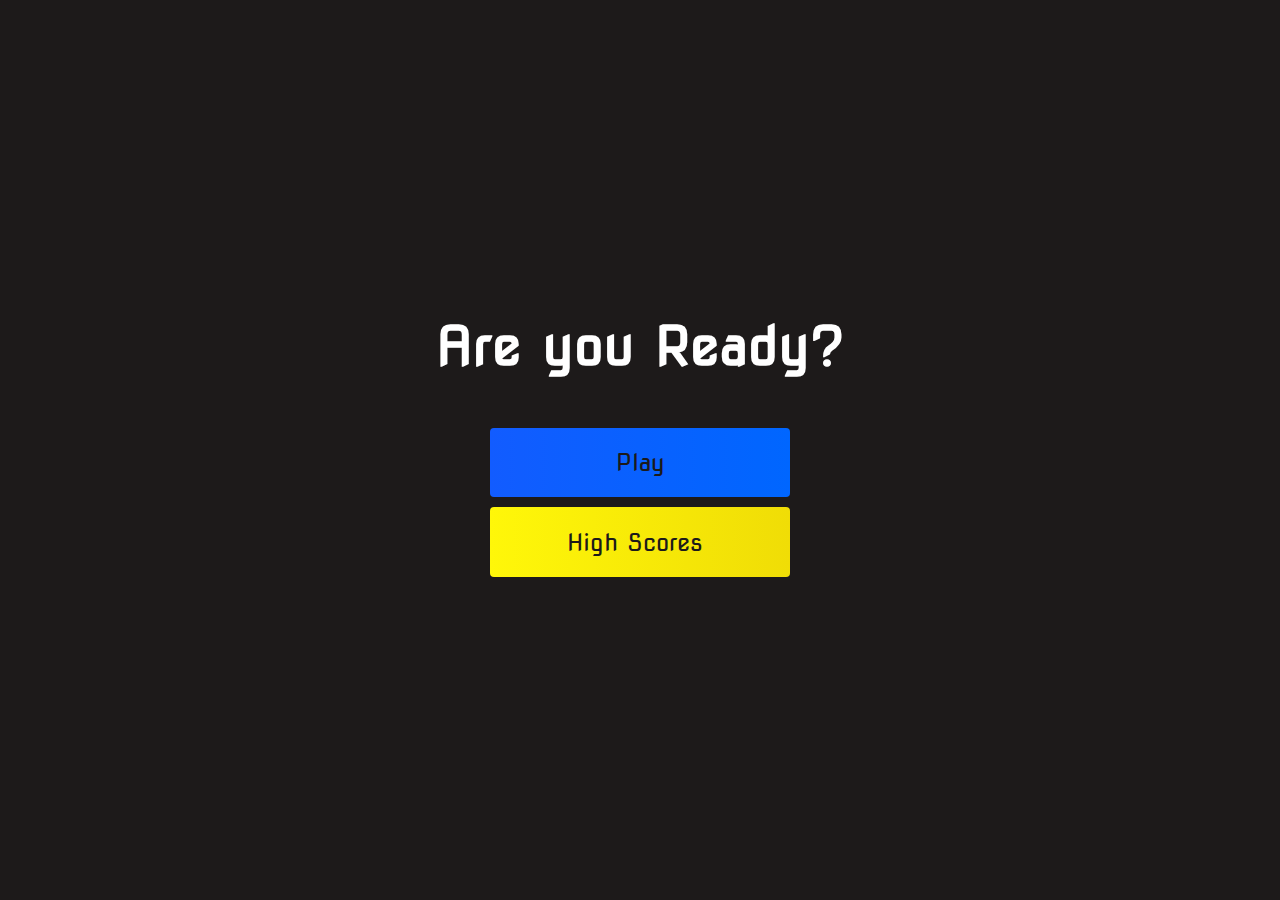
<file: index.html>
<!DOCTYPE html>
<html lang="en">
<head>
  <meta charset="UTF-8">
  <meta name="viewport" content="width=device-width, initial-scale=1.0">
  <title>Home page</title>
  <link rel="stylesheet" href="style.css">
  <link rel="stylesheet" href="https://cdnjs.cloudflare.com/ajax/libs/font-awesome/5.13.1/css/all.min.css" integrity="sha512-xA6Hp6oezhjd6LiLZynuukm80f8BoZ3OpcEYaqKoCV3HKQDrYjDE1Gu8ocxgxoXmwmSzM4iqPvCsOkQNiu41GA==" crossorigin="anonymous">
</head>
<body>
  <div class="container">
    <div id="home" class="flex-column flex-center">
      <h1>Are you Ready?</h1>
      <a href="game.html" class="btn">Play</a>
      <a href="highscores.html" id="highscore-btn" 
      class="btn">High Scores<i class="fas fa-crown"></i></a>
    </div>
  </div>
</body>
</html>
</file>
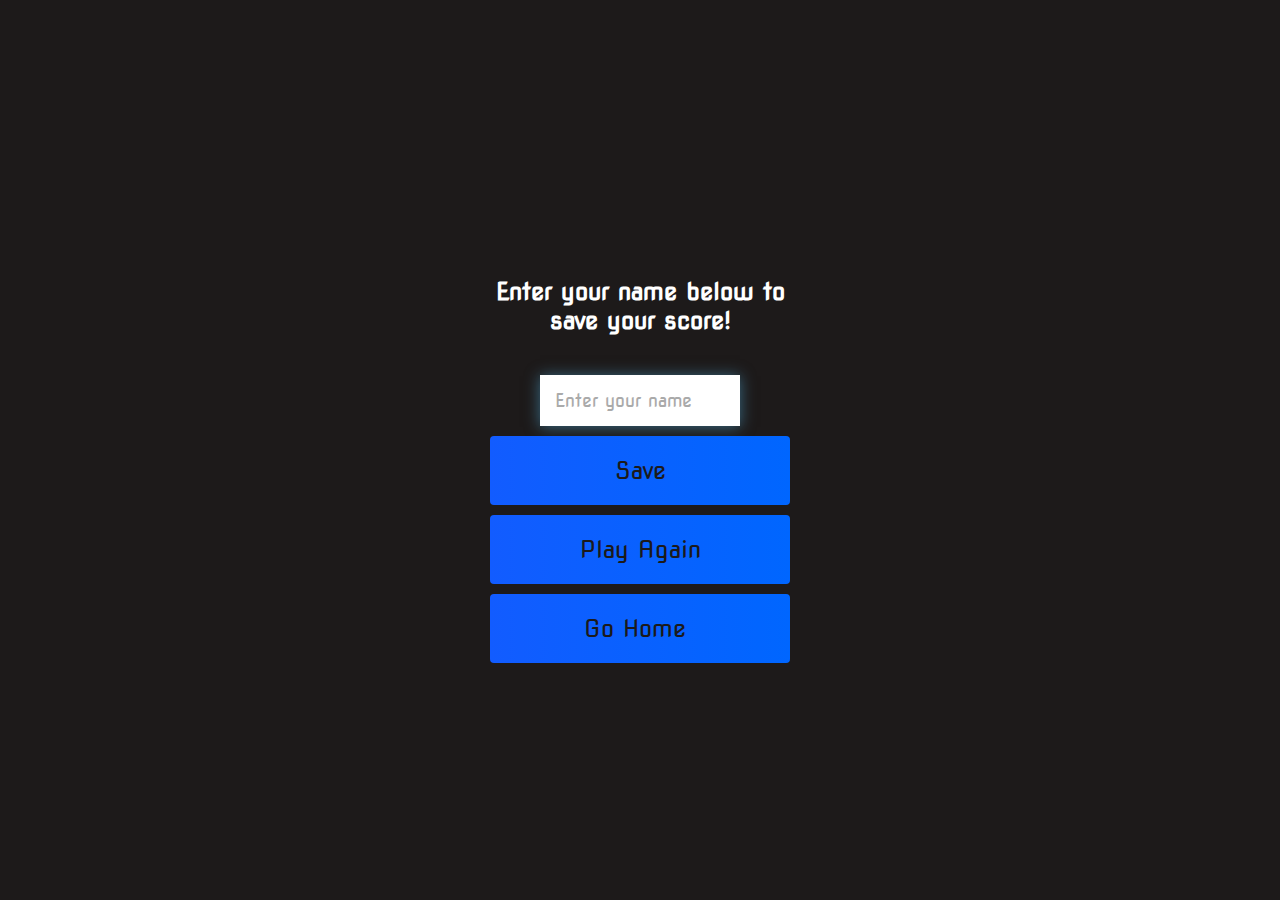
<file: end.html>
<!DOCTYPE html>
<html lang="en">
<head>
    <meta charset="UTF-8">
    <meta name="viewport" content="width=device-width, initial-scale=1.0">
    <title>Document</title>
    <link rel="stylesheet" href="style.css">
    <link rel="stylesheet" href="https://cdnjs.cloudflare.com/ajax/libs/font-awesome/5.13.1/css/all.min.css" integrity="sha512-xA6Hp6oezhjd6LiLZynuukm80f8BoZ3OpcEYaqKoCV3HKQDrYjDE1Gu8ocxgxoXmwmSzM4iqPvCsOkQNiu41GA==" crossorigin="anonymous">
</head>
<body>
    <div class="container">
        <div id="end" class="flex center flex-column">
            <h1 id="finalScore">0</h1>
            <form class="end-form-container">
                <h2 id="end-text">Enter your name below to save your score!</h2>
                <input type="text" name="name" id="username" placeholder="Enter your name">
                <button class="btn" id="saveScoreBtn" type="submit" onclick="saveHighScore(event)" disabled>Save</button>
            </form>
            <a href="game.html" class="btn">Play Again</a>
            <a href="/" class="btn">Go Home<i class="fas fa-home"></i></a>
        </div>
    </div>
    <script src="end.js"></script>    
</body>
</html>
</file>
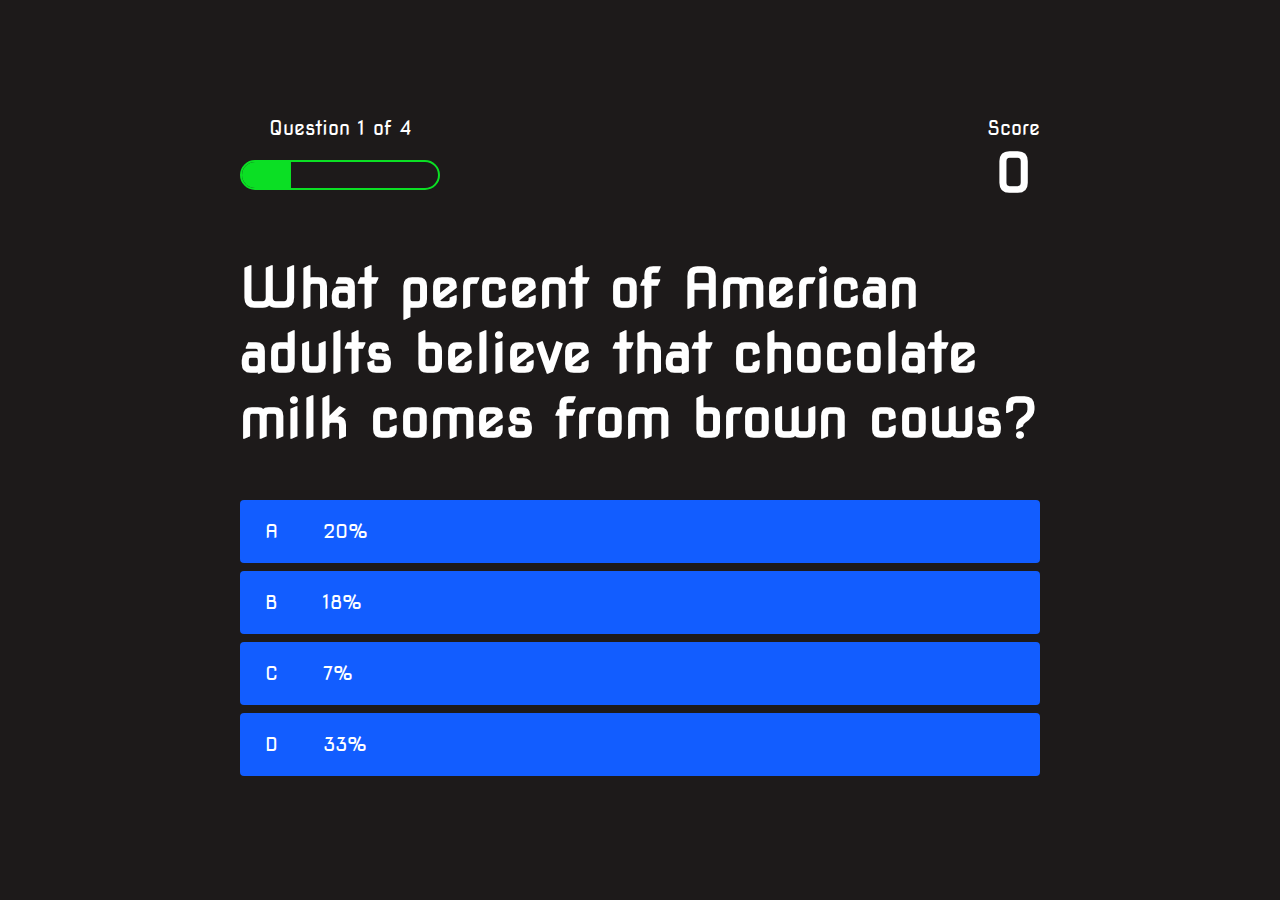
<file: game.html>
<!DOCTYPE html>
<html lang="en">
<head>
    <meta charset="UTF-8">
    <meta name="viewport" content="width=device-width, initial-scale=1.0">
    <title>Quiz Page</title>
    <link rel="stylesheet" href="style.css">
    <link rel="stylesheet" href="game.css">
</head>
<body>
    <div class="container">
        <div id="game" class="justify-center flex-column">
            <div id="hud">
                <div class="hud-item">
                    <p id="progressText" class="hud-prefix">
                        Question
                    </p>
                    <div id="progressBar">
                        <div id="progressBarFull"></div>
                    </div>
                </div>
                <div class="hud-item">
                    <p class="hud-prefix">
                        Score
                    </p>
                    <h1 class="hud-main-text" id="score">
                        0
                    </h1>
                </div>
            </div>
            <h1 id="question">What is the answer to this question</h1>
            <div class="choice-container">
                <p class="choice-prefix">A</p>
                <p class="choice-text" data-number="1">Choice</p>
            </div>
            <div class="choice-container">
                <p class="choice-prefix">B</p>
                <p class="choice-text" data-number="2">Choice 2</p>
            </div>
            <div class="choice-container">
                <p class="choice-prefix">C</p>
                <p class="choice-text" data-number="3">Choice 3</p>
            </div>
            <div class="choice-container">
                <p class="choice-prefix">D</p>
                <p class="choice-text" data-number="4">Choice 4</p>
            </div>
        </div>
    </div>
    <script src="game.js"></script>
</body>
</html>
</file>
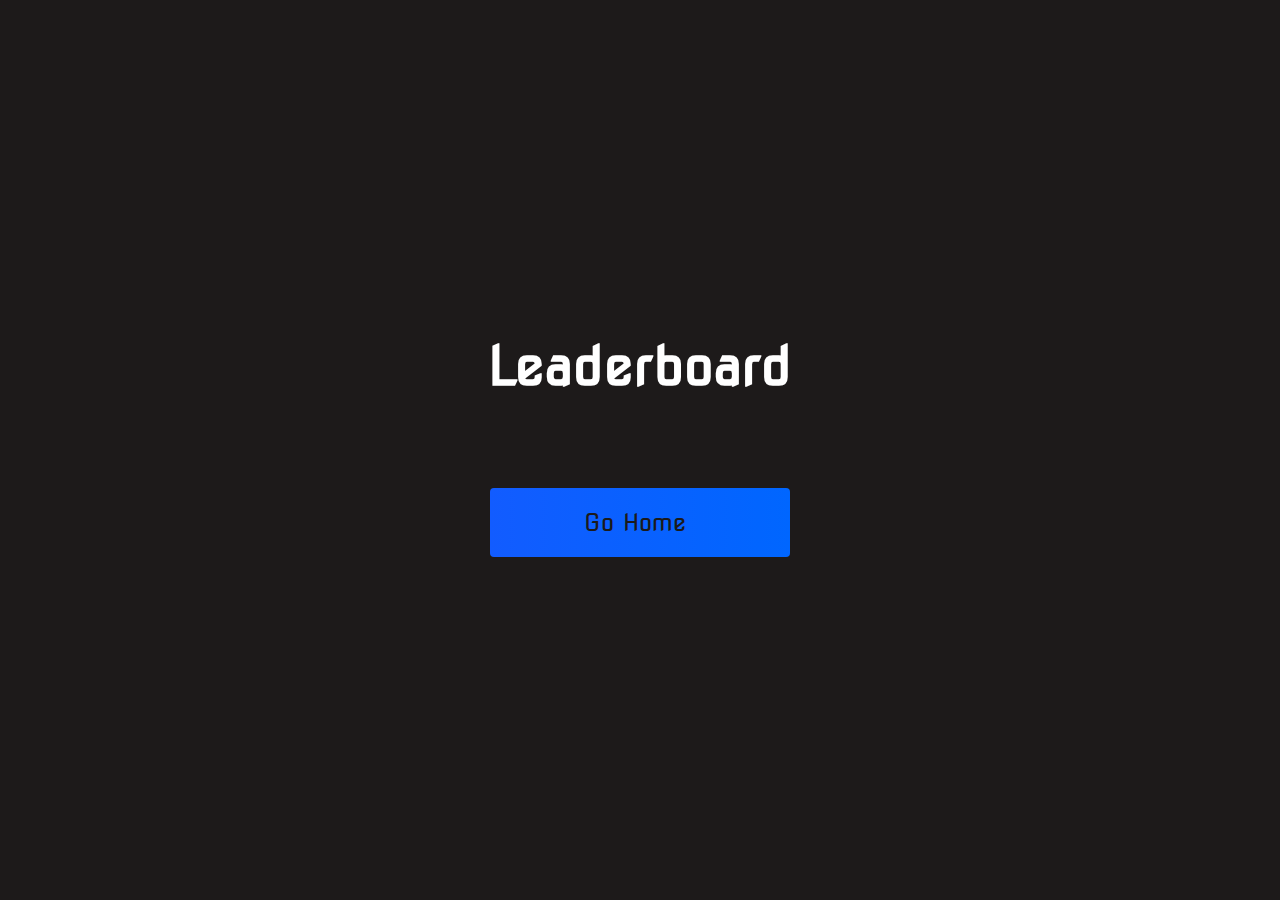
<file: highscores.html>
<!DOCTYPE html>
<html lang="en">
<head>
    <meta charset="UTF-8">
    <meta name="viewport" content="width=device-width, initial-scale=1.0">
    <title>High Scores</title>
    <link rel="stylesheet" href="style.css">
    <link rel="stylesheet" href="highscores.css">
    <link rel="stylesheet" href="https://cdnjs.cloudflare.com/ajax/libs/font-awesome/5.13.1/css/all.min.css" integrity="sha512-xA6Hp6oezhjd6LiLZynuukm80f8BoZ3OpcEYaqKoCV3HKQDrYjDE1Gu8ocxgxoXmwmSzM4iqPvCsOkQNiu41GA==" crossorigin="anonymous">
</head>
<body>
    <div class="container">
        <div id="highScores" class="flex-center flex-column">
            <h1 id="finalScore">Leaderboard</h1>
            <ul id="highScoresList"></ul>
            <a href="game.html" class="btn">Go Home<i class="fas fa-home"></i></a>
        </div>
    </div>
    <script src="highscores.js"></script> 
</body>
</html>
</file>
<file: style.css>
@import url('https://fonts.googleapis.com/css2?family=Coda&family=Nova+Square&family=Roboto:wght@300&display=swap');

:root {
    background-color: rgb(29, 26, 26);
}

* {
    box-sizing: border-box;
    margin: 0;
    padding: 0;
    font-size: 62.5%;
    font-family: 'Nova Square', cursive;
}

h1 {
    font-size: 5.4rem;
    color: #fff;
    margin-bottom: 5rem;
}

h2 {
    font-size: 4.2rem;
    margin-bottom: 4rem;
}

.container {
    width: 100vw;
    height: 100vh;
    display: flex;
    justify-content: center;
    align-items: center;
    max-width: 80rem;
    margin: 0 auto;
    padding: 2rem;
}

.flex-column {
    display: flex;
    flex-direction: column;
}

.flex-center {
    justify-content: center;
    align-items: center;
}

.justify-center {
    justify-content: center;
}

.text-center {
    text-align: center;
}

.hidden {
    display: none;
}

.btn {
    font-size: 2.4rem;
    padding: 2rem 0;
    width: 30rem;
    text-align: center;
    margin-bottom: 1rem;
    text-decoration: none;
    color: rgb(28, 26, 26);
    background: linear-gradient(90deg, rgb(18, 92, 255) 0%, rgb(0, 102, 255) 100%);
    border-radius: 4px;
}

.btn:hover {
    cursor: pointer;
    box-shadow: 0 0.4rem 1.4rem 0 rgba(8, 114, 244, 0.6);
    transition: transform 150ms;
    transform: scale(1.03);
}

.btn[disabled]:hover {
    cursor: not-allowed;
    box-shadow: none;
    transform: none;
}

#highscore-btn {
    background: linear-gradient(90deg, rgb(255, 247, 9) 0%, rgb(240, 221, 6) 100%);
}

#highscore-btn:hover {
    box-shadow: 0 0.4rem 1.4rem 0 rgba(255,255,0,0.5) 
}

.fa-crown {
    font-size: 2.5rem;
    margin-left: 1rem;
}

/* End Page CSS */
.end-form-container {
    width: 100%;
    display: flex;
    flex-direction: column;
    align-items: center;
    max-width: 30rem;

}

input {
    margin-bottom: 1rem;
    width: 20rem;
    padding: 1.5rem;
    font-size: 1.8rem;
    border: none;
    box-shadow: 0 0.1rem 1.4rem 0 rgba(86, 185, 235, 0.5);
}

input::placeholder {
    color: #aaa;
}

#usename {
    margin-bottom: 3rem;
    width: 100%;
    outline: none;
}

#end-text {
    font-size: 2.4rem;
    color: #fff;
    text-align: center;
}

#saveScoreBtn {
    border: none;
}

.fa-home {
    margin-left: 1rem;
    font-size: 2rem;
    color: rgb(28, 26, 26);
}
</file>
<file: game.css>
body {
    color: #fff;
}

.choice-container {
    display: flex;
    margin-bottom: 0.8rem;
    width: 100%;
    border-radius: 4px;
    background: rgb(18, 93, 255);
    font-size: 3rem;
    min-width: 80rem;
}

.choice-container:hover {
    cursor: pointer;
    box-shadow: 0 0.4rem 1.4rem 0 rgba(6, 103, 247, 0.5);
    transform: scale(1.02);
    transform: transform 100ms;
}

.choice-prefix {
    padding: 2rem 2.5rem;
    color: white;
}

.choice-text {
    padding: 2rem;
    width: 100%;
}

.correct {
    background: linear-gradient(32deg, rgba(11, 223, 36) 0%, rgb(41, 232, 111) 100%);
}

.incorrect {
    background: linear-gradient(32deg, rgba(230, 29, 29, 1) 0%, rgb(224, 11, 11, 1) 100%);
}

/* Heads up display */
#hud {
    display: flex;
    justify-content: space-between;
}

.hud-prefix {
    text-align: center;
    font-size: 2rem;
}

.hud-main-text {
    text-align: center;
}

#progressBar {
    width: 20rem;
    height: 3rem;
    border: 0.2rem solid rgb(11,223,36);
    margin-top: 2rem;
    border-radius: 50px;
    overflow: hidden;
}

#progressBarFull {
    height: 100%;
    background: rgb(11,223,36);
    width: 0%;
}

@media screen and (max-width: 768px) {
    .choice-container {
        min-width: 40rem;
    }
}
</file>
<file: highscores.css>
body {
    color: #fff;
}

#highScoresList {
    list-style: none;
    margin-bottom: 4rem;
}

.high-score {
    font-size: 2.8rem;
    margin-bottom: 0.5rem;
}
</file>
